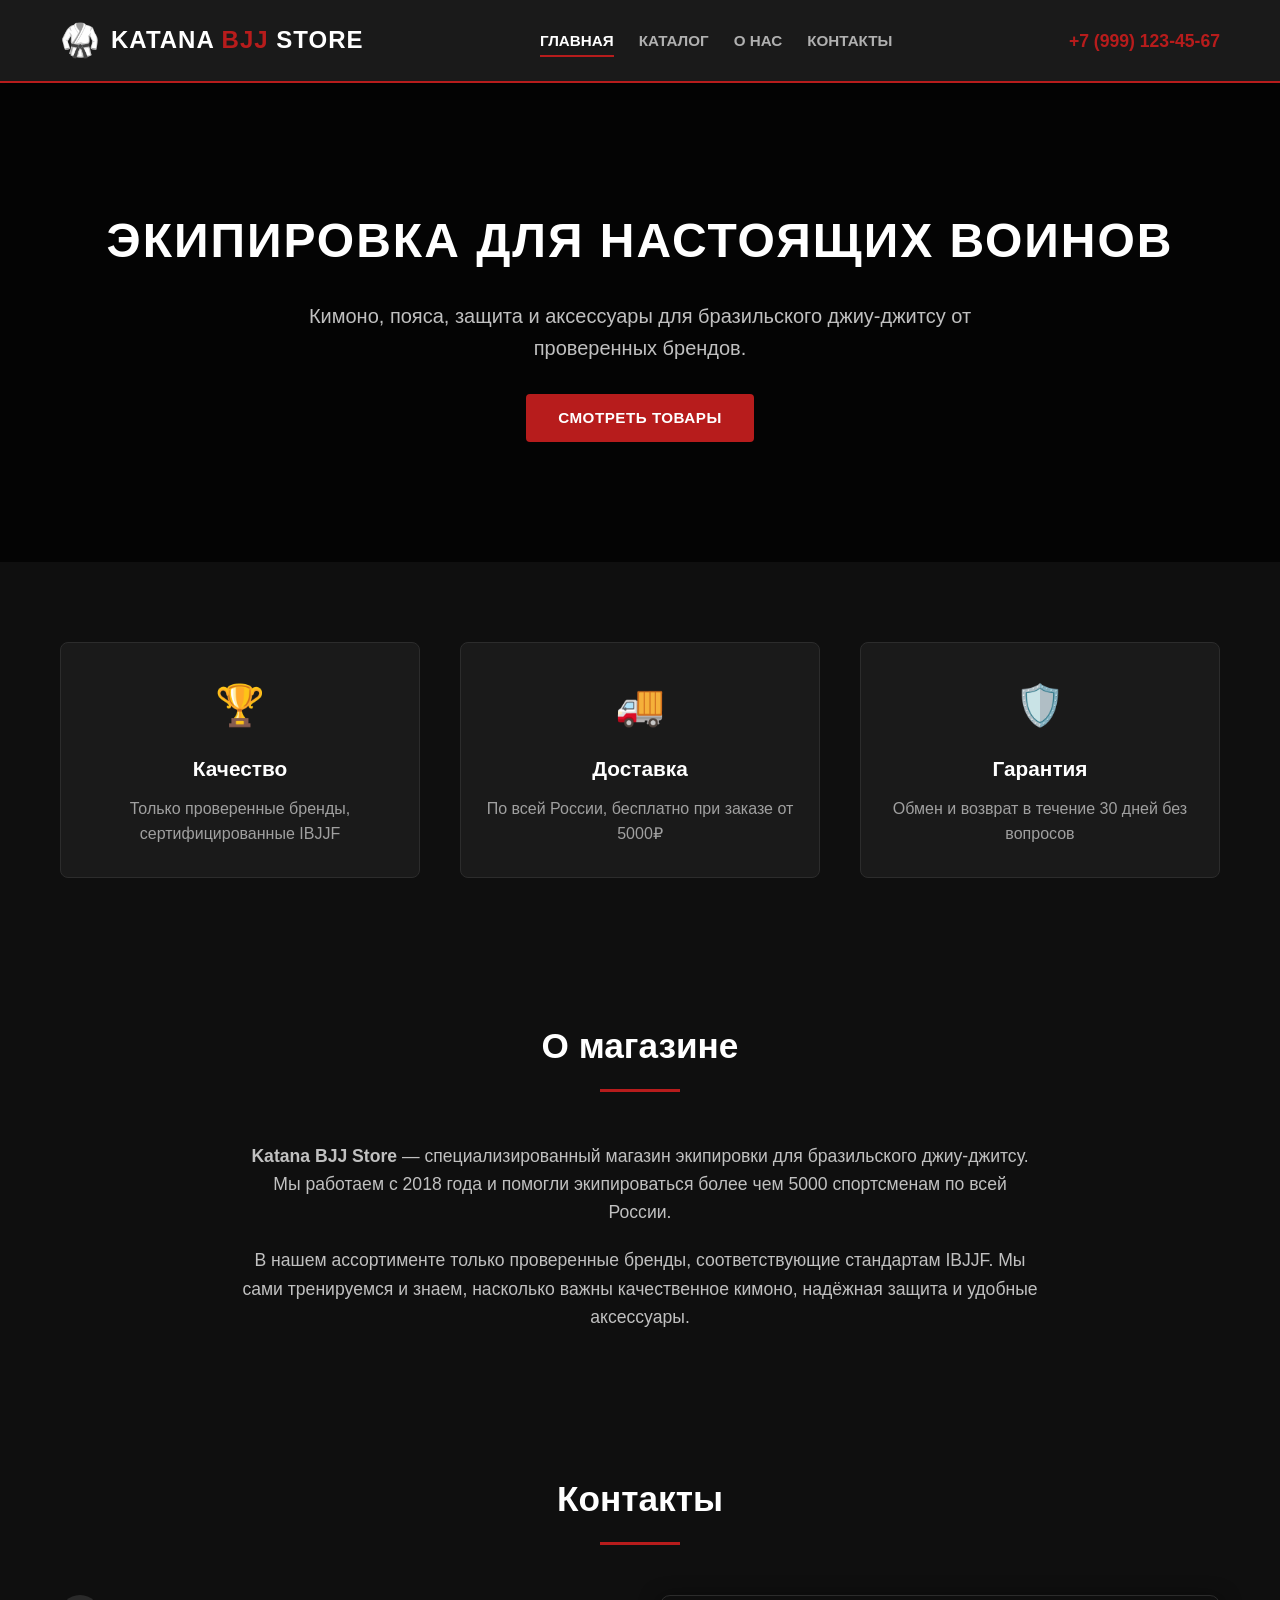
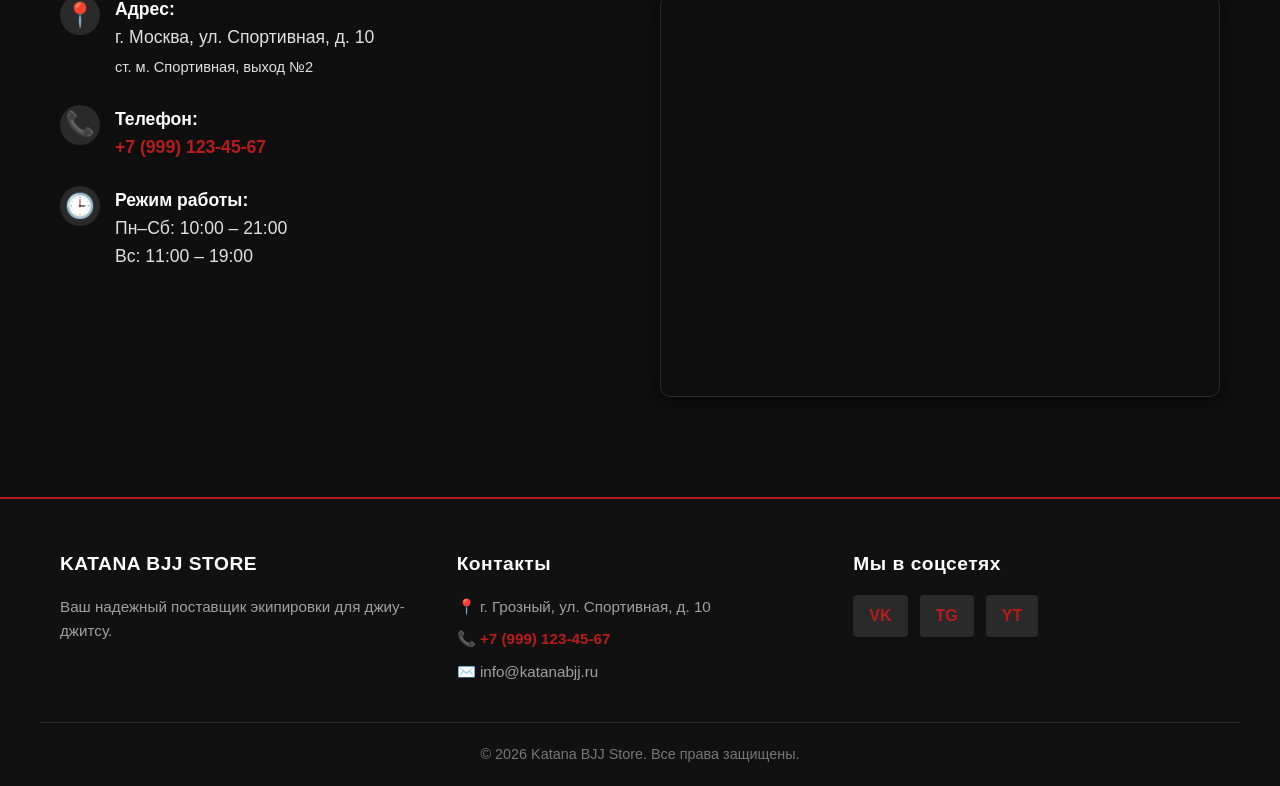
<file: index.html>
<!DOCTYPE html>
<html lang="ru">
<head>
    <meta charset="UTF-8">
    <meta name="viewport" content="width=device-width, initial-scale=1.0">
    <title>Katana BJJ Store — экипировка для джиу-джитсу</title>
    <link rel="stylesheet" href="style.css">
</head>
<body>
    <header class="header">
        <div class="container header__inner">
            <a href="index.html" class="logo">
                <span class="logo__icon">🥋</span>
                <span class="logo__text">KATANA <span class="logo__highlight">BJJ</span> STORE</span>
            </a>
            <nav class="nav">
                <ul class="nav__list">
                    <li class="nav__item"><a href="index.html" class="nav__link nav__link--active">Главная</a></li>
                    <li class="nav__item"><a href="catalog.html" class="nav__link">Каталог</a></li>
                    <li class="nav__item"><a href="#about" class="nav__link">О нас</a></li>
                    <li class="nav__item"><a href="#contacts" class="nav__link">Контакты</a></li>
                </ul>
            </nav>
            <div class="header__phone">
                <a href="tel:+79991234567">+7 (999) 123-45-67</a>
            </div>
        </div>
    </header>

    <main>
        <!-- Главный экран -->
        <section class="hero">
            <div class="container hero__content">
                <h1 class="hero__title">Экипировка для настоящих воинов</h1>
                <p class="hero__subtitle">Кимоно, пояса, защита и аксессуары для бразильского джиу-джитсу от проверенных брендов.</p>
                <a href="catalog.html" class="btn btn--primary">Смотреть товары</a>
            </div>
        </section>

        <!-- Преимущества -->
        <div class="features container">
            <div class="feature">
                <div class="feature__icon">🏆</div>
                <h3 class="feature__title">Качество</h3>
                <p class="feature__text">Только проверенные бренды, сертифицированные IBJJF</p>
            </div>
            <div class="feature">
                <div class="feature__icon">🚚</div>
                <h3 class="feature__title">Доставка</h3>
                <p class="feature__text">По всей России, бесплатно при заказе от 5000₽</p>
            </div>
            <div class="feature">
                <div class="feature__icon">🛡️</div>
                <h3 class="feature__title">Гарантия</h3>
                <p class="feature__text">Обмен и возврат в течение 30 дней без вопросов</p>
            </div>
        </div>

        <!-- О нас -->
        <section id="about" class="page-section">
            <div class="container">
                <h2 class="section-title">О магазине</h2>
                <div class="about-content">
                    <p><strong>Katana BJJ Store</strong> — специализированный магазин экипировки для бразильского джиу-джитсу. Мы работаем с 2018 года и помогли экипироваться более чем 5000 спортсменам по всей России.</p>
                    <p>В нашем ассортименте только проверенные бренды, соответствующие стандартам IBJJF. Мы сами тренируемся и знаем, насколько важны качественное кимоно, надёжная защита и удобные аксессуары.</p>
                </div>
            </div>
        </section>

        <!-- Контакты -->
        <section id="contacts" class="page-section">
            <div class="container">
                <h2 class="section-title">Контакты</h2>
                <div class="contacts-wrapper">
                    <div class="contacts-info">
                        <div class="contacts-item">
                            <span class="contacts-icon">📍</span>
                            <div>
                                <strong>Адрес:</strong><br>
                                г. Москва, ул. Спортивная, д. 10<br>
                                <small>ст. м. Спортивная, выход №2</small>
                            </div>
                        </div>
                        <div class="contacts-item">
                            <span class="contacts-icon">📞</span>
                            <div>
                                <strong>Телефон:</strong><br>
                                <a href="tel:+79991234567">+7 (999) 123-45-67</a>
                            </div>
                        </div>
                        <div class="contacts-item">
                            <span class="contacts-icon">🕒</span>
                            <div>
                                <strong>Режим работы:</strong><br>
                                Пн–Сб: 10:00 – 21:00<br>
                                Вс: 11:00 – 19:00
                            </div>
                        </div>
                    </div>
                    <div class="contacts-map">
                        <iframe 
                            src="https://yandex.ru/map-widget/v1/?ll=37.618423,55.751244&z=15&pt=37.618423,55.751244,pm2rdl&l=map"
                            width="100%" 
                            height="400" 
                            frameborder="0" 
                            allowfullscreen="true"
                            title="Яндекс Карта — Katana BJJ Store">
                        </iframe>
                    </div>
                </div>
            </div>
        </section>
    </main>

    <footer class="footer">
        <div class="container footer__inner">
            <div class="footer__col">
                <h4 class="footer__title">KATANA BJJ STORE</h4>
                <p>Ваш надежный поставщик экипировки для джиу-джитсу.</p>
            </div>
            <div class="footer__col">
                <h4 class="footer__title">Контакты</h4>
                <p>📍 г. Грозный, ул. Спортивная, д. 10</p>
                <p>📞 <a href="tel:+7928 642-32-29">+7 (999) 123-45-67</a></p>
                <p>✉️ info@katanabjj.ru</p>
            </div>
            <div class="footer__col">
                <h4 class="footer__title">Мы в соцсетях</h4>
                <div class="social-links">
                    <a href="#" class="social-link">VK</a>
                    <a href="#" class="social-link">TG</a>
                    <a href="#" class="social-link">YT</a>
                </div>
            </div>
        </div>
        <div class="footer__bottom container">
            <p>&copy; 2026 Katana BJJ Store. Все права защищены.</p>
        </div>
    </footer>
</body>
</html>
</file>
<file: style.css>
/* ===== Базовые стили и сброс ===== */
* {
    margin: 0;
    padding: 0;
    box-sizing: border-box;
}

body {
    font-family: 'Segoe UI', Roboto, 'Helvetica Neue', Arial, sans-serif;
    background-color: #0f0f0f;
    color: #e0e0e0;
    line-height: 1.6;
    min-width: 320px;
}

.container {
    max-width: 1200px;
    margin: 0 auto;
    padding: 0 20px;
}

a {
    text-decoration: none;
    color: inherit;
    transition: color 0.2s;
}

img {
    max-width: 100%;
    height: auto;
    display: block;
}

/* ===== Шапка ===== */
.header {
    background-color: #1a1a1a;
    border-bottom: 2px solid #b71c1c;
    position: sticky;
    top: 0;
    z-index: 100;
    box-shadow: 0 2px 10px rgba(0,0,0,0.5);
}

.header__inner {
    display: flex;
    align-items: center;
    justify-content: space-between;
    flex-wrap: wrap;
    padding: 15px 20px;
}

.logo {
    display: flex;
    align-items: center;
    gap: 10px;
    font-size: 1.5rem;
    font-weight: 800;
    letter-spacing: 1px;
    color: #fff;
    white-space: nowrap;
}

.logo__icon {
    font-size: 2rem;
}

.logo__highlight {
    color: #b71c1c;
}

.nav__list {
    list-style: none;
    display: flex;
    gap: 25px;
}

.nav__link {
    font-weight: 600;
    font-size: 0.95rem;
    text-transform: uppercase;
    color: #b0b0b0;
    padding: 8px 0;
    position: relative;
    transition: color 0.2s;
}

.nav__link:hover,
.nav__link--active {
    color: #fff;
}

.nav__link--active::after {
    content: '';
    position: absolute;
    bottom: 0;
    left: 0;
    width: 100%;
    height: 2px;
    background-color: #b71c1c;
}

.header__phone a {
    font-weight: 700;
    color: #b71c1c;
    font-size: 1.1rem;
}

/* ===== Главный экран (hero) ===== */
.hero {
    background: linear-gradient(rgba(0,0,0,0.75), rgba(0,0,0,0.75)), 
                url('https://images.unsplash.com/photo-1574680096145-d05e2f0e7b3d?q=80&w=2070&auto=format&fit=crop') 
                no-repeat center center/cover;
    padding: 120px 20px;
    text-align: center;
}

.hero__title {
    font-size: 3rem;
    font-weight: 900;
    margin-bottom: 20px;
    color: #fff;
    text-transform: uppercase;
    letter-spacing: 2px;
}

.hero__subtitle {
    font-size: 1.25rem;
    max-width: 700px;
    margin: 0 auto 30px;
    color: #c0c0c0;
}

/* ===== Кнопки ===== */
.btn {
    display: inline-block;
    padding: 12px 32px;
    border-radius: 4px;
    font-weight: 700;
    text-transform: uppercase;
    border: none;
    cursor: pointer;
    transition: all 0.3s;
    font-size: 0.95rem;
    letter-spacing: 0.5px;
}

.btn--primary {
    background-color: #b71c1c;
    color: #fff;
}

.btn--primary:hover {
    background-color: #e53935;
    transform: translateY(-2px);
    box-shadow: 0 4px 15px rgba(183,28,28,0.5);
}

.btn--small {
    background-color: #2a2a2a;
    color: #fff;
    padding: 10px 24px;
    font-size: 0.85rem;
    border: 1px solid #b71c1c;
    width: 100%;
    text-align: center;
}

.btn--small:hover {
    background-color: #b71c1c;
    border-color: #b71c1c;
}

/* ===== Секция преимуществ (features) ===== */
.features {
    display: grid;
    grid-template-columns: repeat(auto-fit, minmax(250px, 1fr));
    gap: 40px;
    padding: 80px 20px;
}

.feature {
    text-align: center;
    padding: 30px 20px;
    background-color: #1a1a1a;
    border-radius: 8px;
    border: 1px solid #2c2c2c;
    transition: transform 0.3s;
}

.feature:hover {
    transform: translateY(-5px);
    border-color: #b71c1c;
}

.feature__icon {
    font-size: 2.5rem;
    margin-bottom: 15px;
}

.feature__title {
    font-size: 1.3rem;
    margin-bottom: 10px;
    color: #fff;
}

.feature__text {
    color: #a0a0a0;
}

/* ===== Общие стили секций ===== */
.page-section {
    padding: 60px 20px;
}

.section-title {
    font-size: 2.2rem;
    text-align: center;
    margin-bottom: 50px;
    color: #fff;
    position: relative;
}

.section-title::after {
    content: '';
    display: block;
    width: 80px;
    height: 3px;
    background-color: #b71c1c;
    margin: 15px auto 0;
}

/* ===== О нас ===== */
.about-content {
    max-width: 800px;
    margin: 0 auto;
    font-size: 1.1rem;
    color: #c0c0c0;
    text-align: center;
}

.about-content p {
    margin-bottom: 20px;
}

/* ===== Контакты ===== */
.contacts-wrapper {
    display: grid;
    grid-template-columns: 1fr 1fr;
    gap: 40px;
    align-items: start;
}

.contacts-info {
    display: flex;
    flex-direction: column;
    gap: 25px;
}

.contacts-item {
    display: flex;
    align-items: flex-start;
    gap: 15px;
    font-size: 1.1rem;
}

.contacts-icon {
    font-size: 1.5rem;
    background-color: #2a2a2a;
    width: 40px;
    height: 40px;
    display: flex;
    align-items: center;
    justify-content: center;
    border-radius: 50%;
    flex-shrink: 0;
}

.contacts-item a {
    color: #b71c1c;
    font-weight: 700;
}

.contacts-item strong {
    color: #fff;
}

.contacts-map {
    border-radius: 10px;
    overflow: hidden;
    box-shadow: 0 4px 20px rgba(0,0,0,0.6);
    border: 1px solid #2c2c2c;
}

.contacts-map iframe {
    display: block;
}

/* ===== Каталог (сетка товаров) ===== */
.catalog-section {
    padding: 60px 20px;
}

.catalog-grid {
    display: grid;
    grid-template-columns: repeat(auto-fill, minmax(280px, 1fr));
    gap: 30px;
}

.product-card {
    background-color: #1a1a1a;
    border-radius: 8px;
    overflow: hidden;
    border: 1px solid #2c2c2c;
    transition: transform 0.3s, box-shadow 0.3s;
    display: flex;
    flex-direction: column;
}

.product-card:hover {
    transform: translateY(-5px);
    box-shadow: 0 10px 25px rgba(183,28,28,0.25);
    border-color: #b71c1c;
}

.product-card__image {
    background-color: #0a0a0a;
    height: 250px;
    display: flex;
    align-items: center;
    justify-content: center;
    overflow: hidden;
}

.product-card__image img {
    object-fit: cover;
    width: 100%;
    height: 100%;
    transition: transform 0.4s;
}

.product-card:hover .product-card__image img {
    transform: scale(1.05);
}

.product-card__body {
    padding: 20px;
    display: flex;
    flex-direction: column;
    flex-grow: 1;
}

.product-card__title {
    font-size: 1.2rem;
    font-weight: 700;
    color: #fff;
    margin-bottom: 8px;
}

.product-card__price {
    font-size: 1.5rem;
    font-weight: 800;
    color: #b71c1c;
    margin-bottom: 15px;
    margin-top: auto;
}

/* ===== Подвал ===== */
.footer {
    background-color: #111;
    border-top: 2px solid #b71c1c;
    padding-top: 50px;
    margin-top: 40px;
}

.footer__inner {
    display: grid;
    grid-template-columns: repeat(auto-fit, minmax(220px, 1fr));
    gap: 30px;
    padding-bottom: 30px;
}

.footer__title {
    color: #fff;
    font-size: 1.2rem;
    margin-bottom: 15px;
    letter-spacing: 0.5px;
}

.footer__col p {
    color: #a0a0a0;
    margin-bottom: 8px;
    font-size: 0.95rem;
}

.footer__col a {
    color: #b71c1c;
    font-weight: 600;
}

.social-links {
    display: flex;
    gap: 12px;
    margin-top: 10px;
}

.social-link {
    background-color: #2a2a2a;
    color: #fff;
    padding: 8px 16px;
    border-radius: 4px;
    font-weight: 700;
    transition: background 0.3s;
}

.social-link:hover {
    background-color: #b71c1c;
}

.footer__bottom {
    border-top: 1px solid #2c2c2c;
    padding: 20px 0;
    text-align: center;
    color: #777;
    font-size: 0.9rem;
}

/* ===== Адаптивность ===== */
@media (max-width: 768px) {
    .header__inner {
        flex-direction: column;
        gap: 15px;
        text-align: center;
    }

    .nav__list {
        gap: 15px;
        flex-wrap: wrap;
        justify-content: center;
    }

    .hero {
        padding: 80px 20px;
    }

    .hero__title {
        font-size: 2.2rem;
    }

    .contacts-wrapper {
        grid-template-columns: 1fr;
    }

    .section-title {
        font-size: 1.8rem;
    }
}

@media (max-width: 480px) {
    .catalog-grid {
        grid-template-columns: 1fr;
    }
    
    .features {
        gap: 20px;
    }
}
</file>
